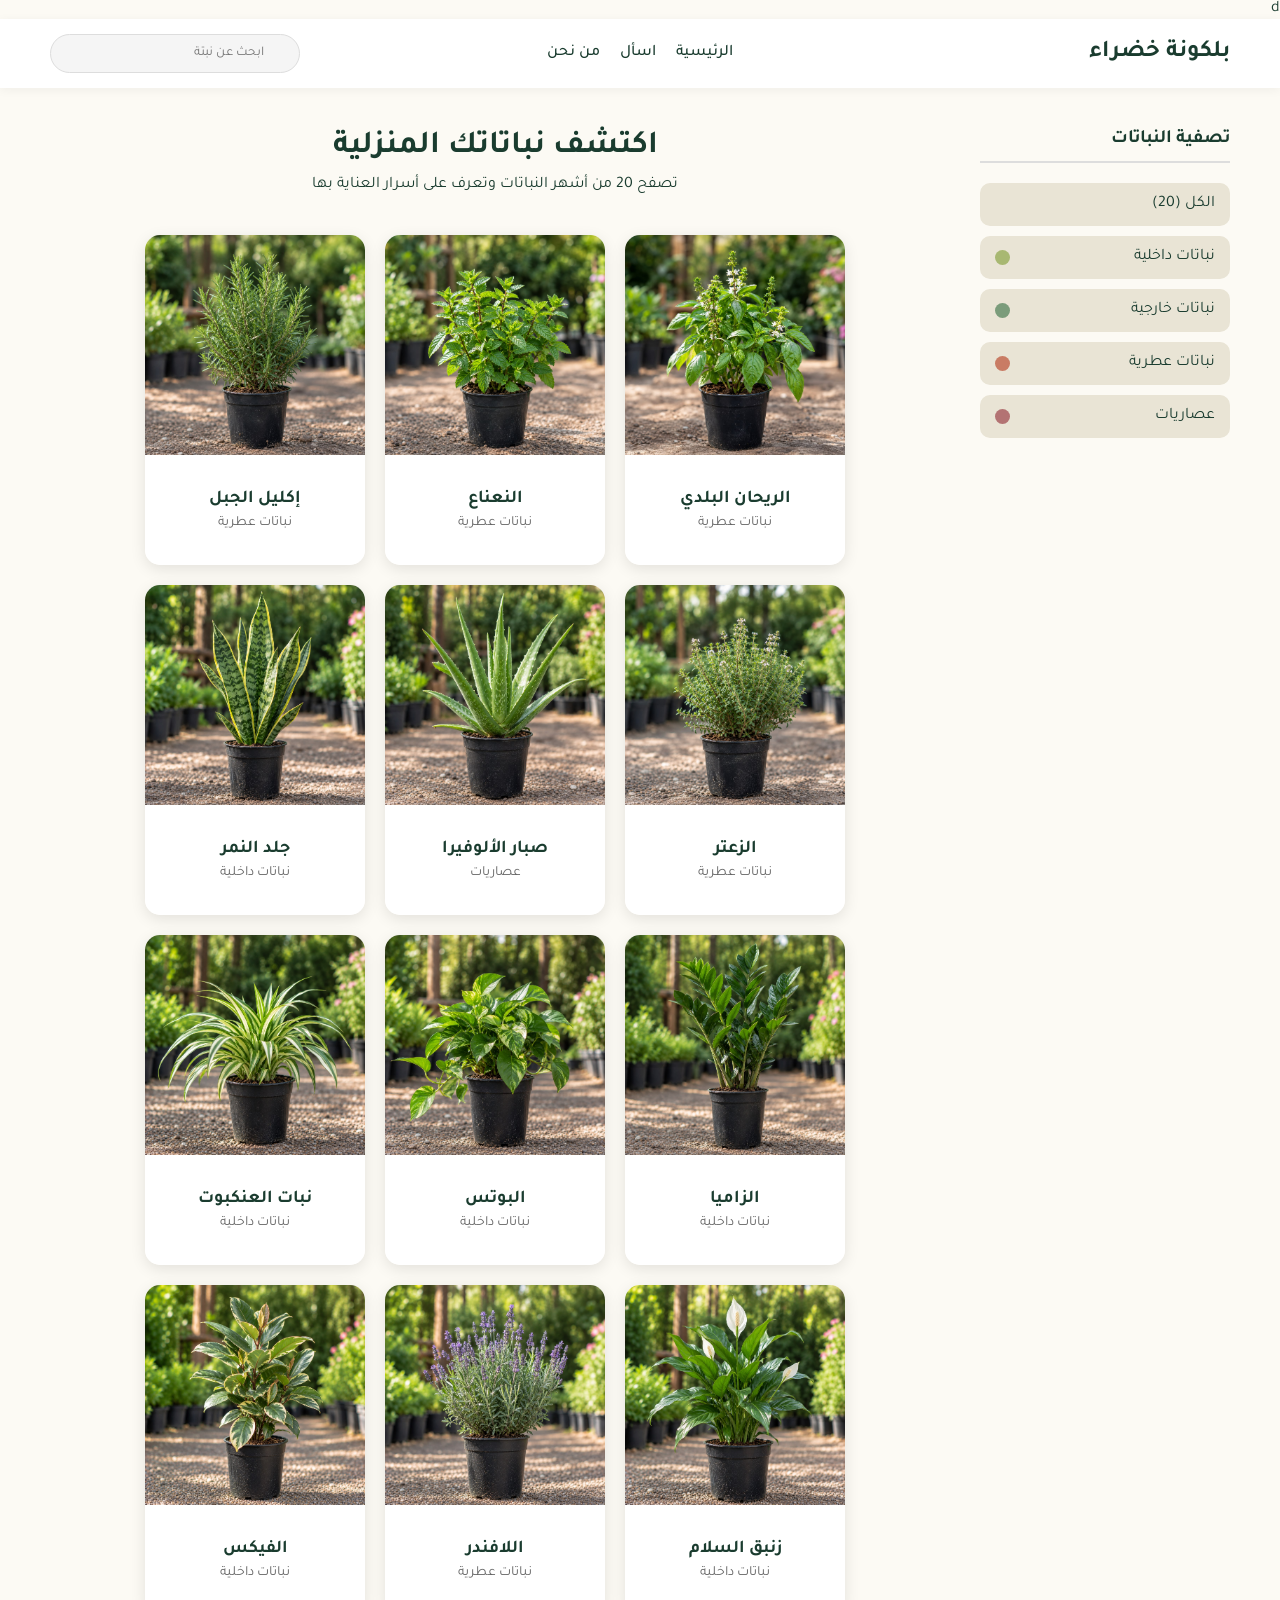
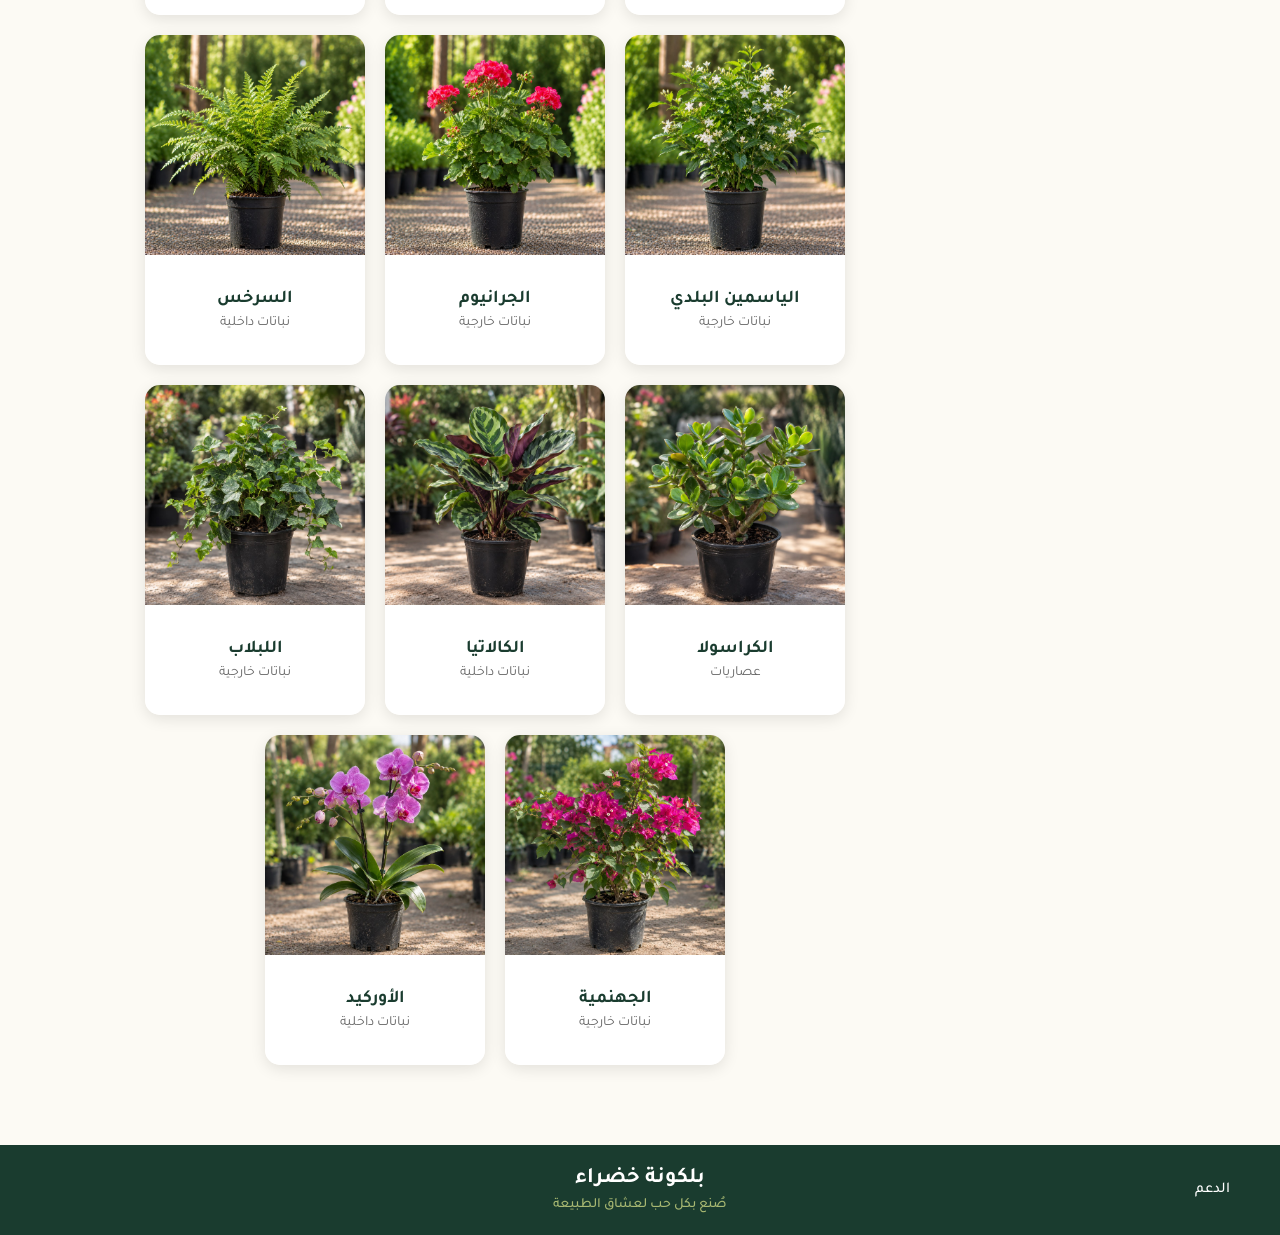
<file: index.html>
d<!DOCTYPE html>
<html lang="ar" dir="rtl">
<head>
    <meta charset="UTF-8">
    <meta name="viewport" content="width=device-width, initial-scale=1.0">
    <title>بلكونة خضراء</title>
    <link rel="stylesheet" href="style.css">
    <link href="https://fonts.googleapis.com/css2?family=Tajawal:wght@400;500;700&display=swap" rel="stylesheet">
</head>
<body>
    <header>
        <div class="logo">
            <h2>بلكونة خضراء </h2>
        </div>
        <div class="search">
            <input type="text" placeholder="ابحث عن نبتة">
        </div>
        <nav>
            <ul>
                <li><a href="index.html">الرئيسية</a></li>
                <li><a href="ask.html">اسأل</a></li>
                <li><a href="about.html">من نحن</a></li>
            </ul>
        </nav>
    </header>

    <main>
        <aside class="filter">
            <h3>تصفية النباتات</h3>
            <ul id="list">
                <li filter="all" class="item">الكل (20)</li>
                <li filter="indoor" class="item">نباتات داخلية <span class="indoor"></span></li>
                <li filter="outdoor" class="item">نباتات خارجية <span class="outdoor"></span></li>
                <li filter="aromatic" class="item">نباتات عطرية <span class="aromatic"></span></li>
                <li filter="succulent" class="item">عصاريات <span class="succulent"></span></li>
            </ul>
        </aside>

        <section class="content">
            <div class="titlesection">
                <h1>اكتشف نباتاتك المنزلية </h1>
                <p>تصفح 20 من أشهر النباتات وتعرف على أسرار العناية بها</p>
            </div>

            <div class="cards" id="plants">

                <div class="card" datacategory="aromatic">
                    <div class="cardinner">
                        <div class="cardfront">
                            <img src="plant/egyption basil.jpeg" class="cardimg" alt="الريحان البلدي">
                            <div class="cardinfo">
                                <h3>الريحان البلدي</h3>
                                <p>نباتات عطرية</p>
                            </div>
                        </div>
                        <div class="cardback">
                            <h3>الريحان البلدي</h3>
                            <p><span>الظروف:</span> جو دافئ وتهوية جيدة</p>
                            <p><span>الإضاءة:</span> شمس مباشرة 4-6 ساعات</p>
                            <p><span>الري:</span> كل 2-3 أيام</p>
                            <p><span>التربة:</span> غنية وجيدة التصريف</p>
                            <p><span>نصيحة:</span> قص الأطراف باستمرار لنمو كثيف</p>
                        </div>
                    </div>
                </div>

                <div class="card" datacategory="aromatic">
                    <div class="cardinner">
                        <div class="cardfront">
                            <img src="plant/Mint.jpeg" class="cardimg" alt="النعناع">
                            <div class="cardinfo">
                                <h3>النعناع</h3>
                                <p>نباتات عطرية</p>
                            </div>
                        </div>
                        <div class="cardback">
                            <h3>النعناع</h3>
                            <p><span>الظروف:</span> دافئة ورطبة نسبياً</p>
                            <p><span>الإضاءة:</span> ضوء قوي ويفضل شمس الصباح</p>
                            <p><span>الري:</span> كل 2-3 أيام</p>
                            <p><span>التربة:</span> غنية وتحتفظ بالرطوبة</p>
                            <p><span>نصيحة:</span> لا تترك التربة تجف تماماً</p>
                        </div>
                    </div>
                </div>

                <div class="card" datacategory="aromatic">
                    <div class="cardinner">
                        <div class="cardfront">
                            <img src="plant/Rosemary.jpeg" class="cardimg" alt="إكليل الجبل">
                            <div class="cardinfo">
                                <h3>إكليل الجبل</h3>
                                <p>نباتات عطرية</p>
                            </div>
                        </div>
                        <div class="cardback">
                            <h3>إكليل الجبل</h3>
                            <p><span>الظروف:</span> دافئة وجافة وتهوية جيدة</p>
                            <p><span>الإضاءة:</span> شمس مباشرة 5-8 ساعات</p>
                            <p><span>الري:</span> كل 5-7 أيام</p>
                            <p><span>التربة:</span> خفيفة ورملية</p>
                            <p><span>نصيحة:</span> تجنب الري الزائد لتفادي العفن</p>
                        </div>
                    </div>
                </div>

                <div class="card" datacategory="aromatic">
                    <div class="cardinner">
                        <div class="cardfront">
                            <img src="plant/Thyme.jpeg" class="cardimg" alt="الزعتر">
                            <div class="cardinfo">
                                <h3>الزعتر</h3>
                                <p>نباتات عطرية</p>
                            </div>
                        </div>
                        <div class="cardback">
                            <h3>الزعتر</h3>
                            <p><span>الظروف:</span> دافئة وجافة نسبياً</p>
                            <p><span>الإضاءة:</span> شمس مباشرة 5-8 ساعات</p>
                            <p><span>الري:</span> كل 5-7 أيام</p>
                            <p><span>التربة:</span> خفيفة ورملية</p>
                            <p><span>نصيحة:</span> اترك التربة تجف بين الري</p>
                        </div>
                    </div>
                </div>

                <div class="card" datacategory="succulent">
                    <div class="cardinner">
                        <div class="cardfront">
                            <img src="plant/Alo vera.jpeg" class="cardimg" alt="صبار الألوفيرا">
                            <div class="cardinfo">
                                <h3>صبار الألوفيرا</h3>
                                <p>عصاريات</p>
                            </div>
                        </div>
                        <div class="cardback">
                            <h3>صبار الألوفيرا</h3>
                            <p><span>الظروف:</span> دافئة وجافة</p>
                            <p><span>الإضاءة:</span> ضوء قوي وشمس مباشرة</p>
                            <p><span>الري:</span> كل 10-20 يوماً</p>
                            <p><span>التربة:</span> مخصصة للصبارات</p>
                            <p><span>نصيحة:</span> اسقه فقط بعد جفاف التربة تماماً</p>
                        </div>
                    </div>
                </div>

                <div class="card" datacategory="indoor">
                    <div class="cardinner">
                        <div class="cardfront">
                            <img src="plant/Snake plant.jpeg" class="cardimg" alt="جلد النمر">
                            <div class="cardinfo">
                                <h3>جلد النمر</h3>
                                <p>نباتات داخلية</p>
                            </div>
                        </div>
                        <div class="cardback">
                            <h3>جلد النمر</h3>
                            <p><span>الظروف:</span> يتحمل معظم ظروف المنزل</p>
                            <p><span>الإضاءة:</span> منخفضة إلى ضوء قوي غير مباشر</p>
                            <p><span>الري:</span> كل 2-4 أسابيع</p>
                            <p><span>التربة:</span> خفيفة وجيدة التصريف</p>
                            <p><span>نصيحة:</span> السبب الأول لموته هو الري الزائد</p>
                        </div>
                    </div>
                </div>

                <div class="card" datacategory="indoor">
                    <div class="cardinner">
                        <div class="cardfront">
                            <img src="plant/zz planet.jpeg" class="cardimg" alt="الزاميا">
                            <div class="cardinfo">
                                <h3>الزاميا</h3>
                                <p>نباتات داخلية</p>
                            </div>
                        </div>
                        <div class="cardback">
                            <h3>الزاميا</h3>
                            <p><span>الظروف:</span> دافئة وتتحمل الجفاف</p>
                            <p><span>الإضاءة:</span> منخفضة إلى قوية غير مباشرة</p>
                            <p><span>الري:</span> كل 2-4 أسابيع</p>
                            <p><span>التربة:</span> جيدة التصريف</p>
                            <p><span>نصيحة:</span> مناسبة للمبتدئين بدون عناية مكثفة</p>
                        </div>
                    </div>
                </div>

                <div class="card" datacategory="indoor">
                    <div class="cardinner">
                        <div class="cardfront">
                            <img src="plant/Pothes.jpeg" class="cardimg" alt="البوتس">
                            <div class="cardinfo">
                                <h3>البوتس</h3>
                                <p>نباتات داخلية</p>
                            </div>
                        </div>
                        <div class="cardback">
                            <h3>البوتس</h3>
                            <p><span>الظروف:</span> دافئة ورطوبة متوسطة</p>
                            <p><span>الإضاءة:</span> ضوء قوي غير مباشر</p>
                            <p><span>الري:</span> كل 7-14 يوماً</p>
                            <p><span>التربة:</span> خفيفة وجيدة التصريف</p>
                            <p><span>نصيحة:</span> اترك سطح التربة يجف قبل الري</p>
                        </div>
                    </div>
                </div>

                <div class="card" datacategory="indoor">
                    <div class="cardinner">
                        <div class="cardfront">
                            <img src="plant/Spider plant.jpeg" class="cardimg" alt="نبات العنكبوت">
                            <div class="cardinfo">
                                <h3>نبات العنكبوت</h3>
                                <p>نباتات داخلية</p>
                            </div>
                        </div>
                        <div class="cardback">
                            <h3>العنكبوت</h3>
                            <p><span>الظروف:</span> دافئة ورطوبة متوسطة</p>
                            <p><span>الإضاءة:</span> ضوء قوي غير مباشر</p>
                            <p><span>الري:</span> كل 7-14 يوماً</p>
                            <p><span>التربة:</span> جيدة التصريف</p>
                            <p><span>نصيحة:</span> مناسب جداً للأصص المعلقة</p>
                        </div>
                    </div>
                </div>

                <div class="card" datacategory="indoor">
                    <div class="cardinner">
                        <div class="cardfront">
                            <img src="plant/Peace lily.jpeg" class="cardimg" alt="زنبق السلام">
                            <div class="cardinfo">
                                <h3>زنبق السلام</h3>
                                <p>نباتات داخلية</p>
                            </div>
                        </div>
                        <div class="cardback">
                            <h3>زنبق السلام</h3>
                            <p><span>الظروف:</span> دافئة ورطبة نسبياً</p>
                            <p><span>الإضاءة:</span> ضوء غير مباشر</p>
                            <p><span>الري:</span> كل 5-10 أيام</p>
                            <p><span>التربة:</span> غنية وخفيفة</p>
                            <p><span>نصيحة:</span> يحب الرطوبة ولا يحب تجمع المياه</p>
                        </div>
                    </div>
                </div>

                <div class="card" datacategory="aromatic">
                    <div class="cardinner">
                        <div class="cardfront">
                            <img src="plant/Lavander.jpeg" class="cardimg" alt="اللافندر">
                            <div class="cardinfo">
                                <h3>اللافندر</h3>
                                <p>نباتات عطرية</p>
                            </div>
                        </div>
                        <div class="cardback">
                            <h3>اللافندر</h3>
                            <p><span>الظروف:</span> جافة ودافئة وتهوية جيدة</p>
                            <p><span>الإضاءة:</span> شمس مباشرة 6 ساعات</p>
                            <p><span>الري:</span> كل 5-7 أيام</p>
                            <p><span>التربة:</span> رملية جيدة التصريف</p>
                            <p><span>نصيحة:</span> لا يحب التربة المبللة باستمرار</p>
                        </div>
                    </div>
                </div>

                <div class="card" datacategory="indoor">
                    <div class="cardinner">
                        <div class="cardfront">
                            <img src="plant/Ficus.jpeg" class="cardimg" alt="الفيكس">
                            <div class="cardinfo">
                                <h3>الفيكس</h3>
                                <p>نباتات داخلية</p>
                            </div>
                        </div>
                        <div class="cardback">
                            <h3>الفيكس</h3>
                            <p><span>الظروف:</span> دافئة ومستقرة</p>
                            <p><span>الإضاءة:</span> ضوء قوي غير مباشر</p>
                            <p><span>الري:</span> كل 7-10 أيام</p>
                            <p><span>التربة:</span> غنية وجيدة التصريف</p>
                            <p><span>نصيحة:</span> لا تغير مكانه كثيراً</p>
                        </div>
                    </div>
                </div>

                <div class="card" datacategory="outdoor">
                    <div class="cardinner">
                        <div class="cardfront">
                            <img src="plant/Arabian jasmin.jpeg" class="cardimg" alt="الياسمين البلدي">
                            <div class="cardinfo">
                                <h3>الياسمين البلدي</h3>
                                <p>نباتات خارجية</p>
                            </div>
                        </div>
                        <div class="cardback">
                            <h3>الياسمين البلدي</h3>
                            <p><span>الظروف:</span> دافئة ومشمسة</p>
                            <p><span>الإضاءة:</span> شمس مباشرة 4-6 ساعات</p>
                            <p><span>الري:</span> كل 3-5 أيام</p>
                            <p><span>التربة:</span> غنية وجيدة التصريف</p>
                            <p><span>نصيحة:</span> التقليم يساعد على زيادة التزهير</p>
                        </div>
                    </div>
                </div>

                <div class="card" datacategory="outdoor">
                    <div class="cardinner">
                        <div class="cardfront">
                            <img src="plant/Geranium.jpeg" class="cardimg" alt="الجرانيوم">
                            <div class="cardinfo">
                                <h3>الجرانيوم</h3>
                                <p>نباتات خارجية</p>
                            </div>
                        </div>
                        <div class="cardback">
                            <h3>الجرانيوم</h3>
                            <p><span>الظروف:</span> دافئة ومشمسة</p>
                            <p><span>الإضاءة:</span> شمس مباشرة 4-6 ساعات</p>
                            <p><span>الري:</span> كل 3-5 أيام</p>
                            <p><span>التربة:</span> خفيفة وجيدة التصريف</p>
                            <p><span>نصيحة:</span> أزل الزهور الذابلة لنمو جديد</p>
                        </div>
                    </div>
                </div>

                <div class="card" datacategory="indoor">
                    <div class="cardinner">
                        <div class="cardfront">
                            <img src="plant/Fern.jpeg" class="cardimg" alt="السرخس">
                            <div class="cardinfo">
                                <h3>السرخس</h3>
                                <p>نباتات داخلية</p>
                            </div>
                        </div>
                        <div class="cardback">
                            <h3>السرخس</h3>
                            <p><span>الظروف:</span> رطوبة عالية وحرارة معتدلة</p>
                            <p><span>الإضاءة:</span> ضوء قوي غير مباشر</p>
                            <p><span>الري:</span> كل 3-5 أيام</p>
                            <p><span>التربة:</span> تحتفظ بالرطوبة</p>
                            <p><span>نصيحة:</span> لا تترك التربة تجف تماماً</p>
                        </div>
                    </div>
                </div>

                <div class="card" datacategory="succulent">
                    <div class="cardinner">
                        <div class="cardfront">
                            <img src="plant/Jade plant.jpeg" class="cardimg" alt="الكراسولا">
                            <div class="cardinfo">
                                <h3>الكراسولا</h3>
                                <p>عصاريات</p>
                            </div>
                        </div>
                        <div class="cardback">
                            <h3>الكراسولا</h3>
                            <p><span>الظروف:</span> دافئة وجافة</p>
                            <p><span>الإضاءة:</span> ضوء قوي وشمس صباحية</p>
                            <p><span>الري:</span> كل 10-20 يوماً</p>
                            <p><span>التربة:</span> رملية جيدة التصريف</p>
                            <p><span>نصيحة:</span> تجنب كثرة الري لأنها تخزن المياه</p>
                        </div>
                    </div>
                </div>

                <div class="card" datacategory="indoor">
                    <div class="cardinner">
                        <div class="cardfront">
                            <img src="plant/Clacthea.jpeg" class="cardimg" alt="الكالاتيا">
                            <div class="cardinfo">
                                <h3>الكالاتيا</h3>
                                <p>نباتات داخلية</p>
                            </div>
                        </div>
                        <div class="cardback">
                            <h3>الكالاتيا</h3>
                            <p><span>الظروف:</span> دافئة ورطبة</p>
                            <p><span>الإضاءة:</span> ضوء قوي غير مباشر</p>
                            <p><span>الري:</span> كل 5-7 أيام</p>
                            <p><span>التربة:</span> خفيفة تحتفظ بالرطوبة</p>
                            <p><span>نصيحة:</span> ابعدها عن الشمس المباشرة والهواء الجاف</p>
                        </div>
                    </div>
                </div>

                <div class="card" datacategory="outdoor">
                    <div class="cardinner">
                        <div class="cardfront">
                            <img src="plant/Lvy.jpeg" class="cardimg" alt="اللبلاب">
                            <div class="cardinfo">
                                <h3>اللبلاب</h3>
                                <p>نباتات خارجية</p>
                            </div>
                        </div>
                        <div class="cardback">
                            <h3>اللبلاب</h3>
                            <p><span>الظروف:</span> معتدلة إلى دافئة</p>
                            <p><span>الإضاءة:</span> ضوء قوي غير مباشر</p>
                            <p><span>الري:</span> كل 7-10 أيام</p>
                            <p><span>التربة:</span> خفيفة وجيدة التصريف</p>
                            <p><span>نصيحة:</span> قص الأطراف للحفاظ على الكثافة</p>
                        </div>
                    </div>
                </div>

                <div class="card" datacategory="outdoor">
                    <div class="cardinner">
                        <div class="cardfront">
                            <img src="plant/Bougainvillea.jpeg" class="cardimg" alt="الجهنمية">
                            <div class="cardinfo">
                                <h3>الجهنمية</h3>
                                <p>نباتات خارجية</p>
                            </div>
                        </div>
                        <div class="cardback">
                            <h3>الجهنمية</h3>
                            <p><span>الظروف:</span> دافئة وجافة ومشمسة</p>
                            <p><span>الإضاءة:</span> شمس مباشرة 6-8 ساعات</p>
                            <p><span>الري:</span> كل 3-5 أيام</p>
                            <p><span>التربة:</span> رملية وخفيفة</p>
                            <p><span>نصيحة:</span> الشمس القوية مهمة للحصول على أزهار</p>
                        </div>
                    </div>
                </div>

                <div class="card" datacategory="indoor">
                    <div class="cardinner">
                        <div class="cardfront">
                            <img src="plant/Orchid.jpeg" class="cardimg" alt="الأوركيد">
                            <div class="cardinfo">
                                <h3>الأوركيد</h3>
                                <p>نباتات داخلية</p>
                            </div>
                        </div>
                        <div class="cardback">
                            <h3>الأوركيد</h3>
                            <p><span>الظروف:</span> دافئة ورطبة وجيدة التهوية</p>
                            <p><span>الإضاءة:</span> ضوء قوي غير مباشر</p>
                            <p><span>الري:</span> كل 7 أيام</p>
                            <p><span>التربة:</span> خليط مخصص مثل لحاء الأشجار</p>
                            <p><span>نصيحة:</span> لا تترك الجذور في المياه</p>
                        </div>
                    </div>
                </div>

            </div>
        </section>
    </main>

    <footer>
        <div class="footercontent">
            <div class="footerlinks">
                <a href="">الدعم</a>
            </div>
            <div class="footerlogo">
                <h2>بلكونة خضراء</h2>
                <p>صُنع بكل حب لعشاق الطبيعة</p>
            </div>
        </div>
    </footer>

    <script src="script.js"></script>
</body>
</html>
</file>
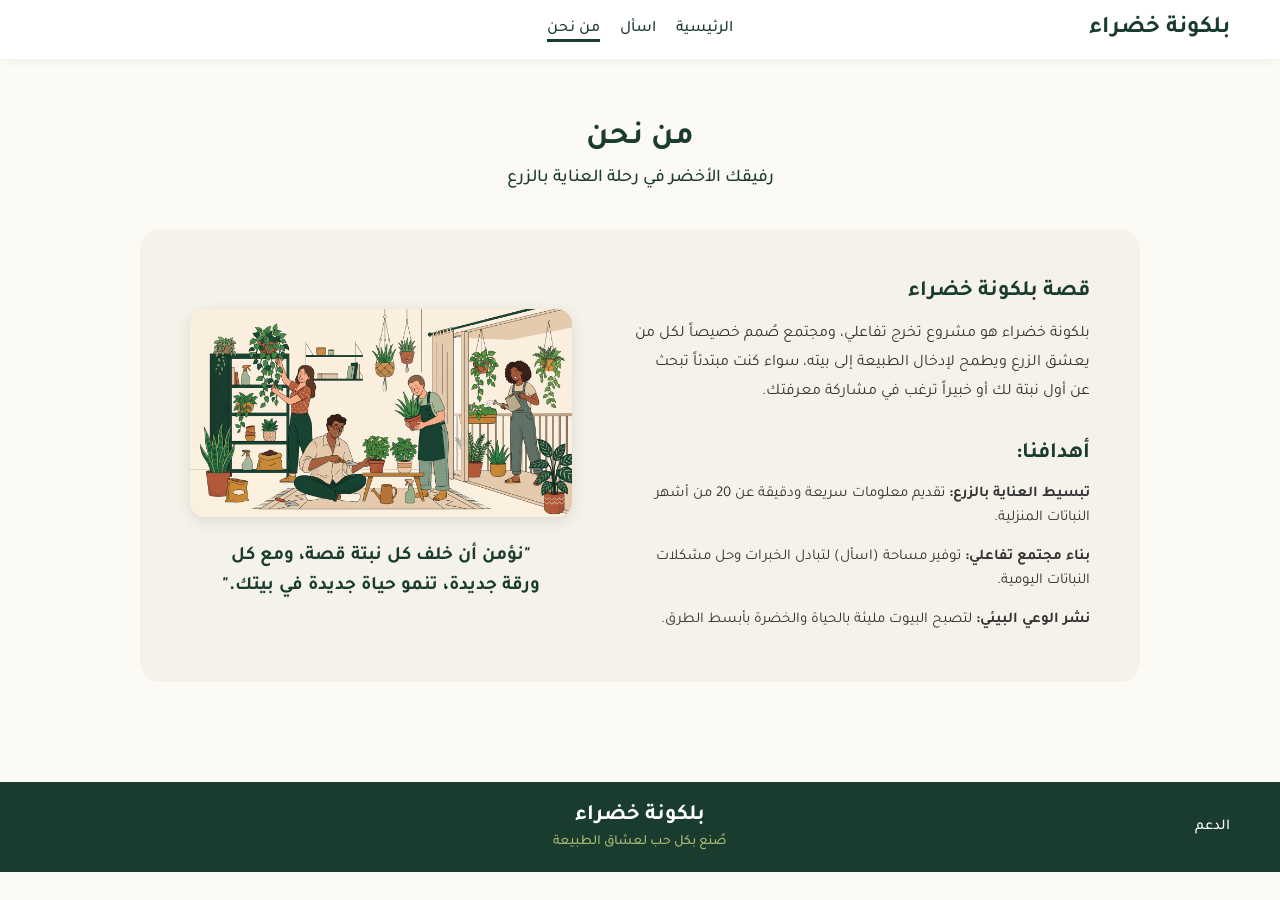
<file: about.html>
<!DOCTYPE html>
<html lang="ar" dir="rtl">
<head>
    <meta charset="UTF-8">
    <meta name="viewport" content="width=device-width, initial-scale=1.0">
    <title>من نحن بلكونة خضراء</title>
    <link rel="stylesheet" href="style.css">
    <link href="https://fonts.googleapis.com/css2?family=Tajawal:wght@400;500;700&display=swap" rel="stylesheet">
</head>
<body>

    <header>
        <div class="logo">
            <h2>بلكونة خضراء </h2>
        </div>
        <nav>
            <ul>
                <li><a href="index.html">الرئيسية</a></li>
                <li><a href="ask.html">اسأل</a></li>
                <li><a href="about.html" class="active">من نحن</a></li>
            </ul>
        </nav>
    </header>

    <main>
        <section class="content aboutcontent" style="flex: 1; margin: 0 auto; max-width: 1000px;">
            <div class="titlesection">
                <h1>من نحن</h1>
                <p style="font-size: 18px; font-weight: 500; margin-top: 10px;">رفيقك الأخضر في رحلة العناية بالزرع</p>
            </div>

            <div class="aboutlayout">
                <div class="abouttext">
                    <h3>قصة بلكونة خضراء </h3>
                    <p>بلكونة خضراء هو مشروع تخرج تفاعلي، ومجتمع صُمم خصيصاً لكل من يعشق الزرع ويطمح لإدخال الطبيعة إلى بيته، سواء كنت مبتدئاً تبحث عن أول نبتة لك أو خبيراً ترغب في مشاركة معرفتك.</p>

                    <h3>أهدافنا:</h3>
                    <ul class="goalslist">
                        <li>
                            <div><strong>تبسيط العناية بالزرع:</strong> تقديم معلومات سريعة ودقيقة عن 20 من أشهر النباتات المنزلية.</div>
                        </li>
                        <li>
                            <div><strong>بناء مجتمع تفاعلي:</strong> توفير مساحة (اسأل) لتبادل الخبرات وحل مشكلات النباتات اليومية.</div>
                        </li>
                        <li>
                            <div><strong>نشر الوعي البيئي:</strong> لتصبح البيوت مليئة بالحياة والخضرة بأبسط الطرق.</div>
                        </li>
                    </ul>
                </div>

                <div class="aboutvisual">
                    <img src="team.jpeg" alt="فريق بلكونة خضراء" style="border-radius: 15px; width: 100%; box-shadow: 0 4px 15px rgba(0,0,0,0.1); object-fit: cover;">
                    <p class="aboutquote">"نؤمن أن خلف كل نبتة قصة، ومع كل ورقة جديدة، تنمو حياة جديدة في بيتك."</p>
                </div>
            </div>
        </section>
    </main>

    <footer>
        <div class="footercontent">
            <div class="footerlinks">
                <a href="">الدعم</a>
            </div>
            <div class="footerlogo">
                <h2>بلكونة خضراء</h2>
                <p>صُنع بكل حب لعشاق الطبيعة</p>
            </div>
        </div>
    </footer>

    <script src="script.js"></script>
</body>
</html>
</file>
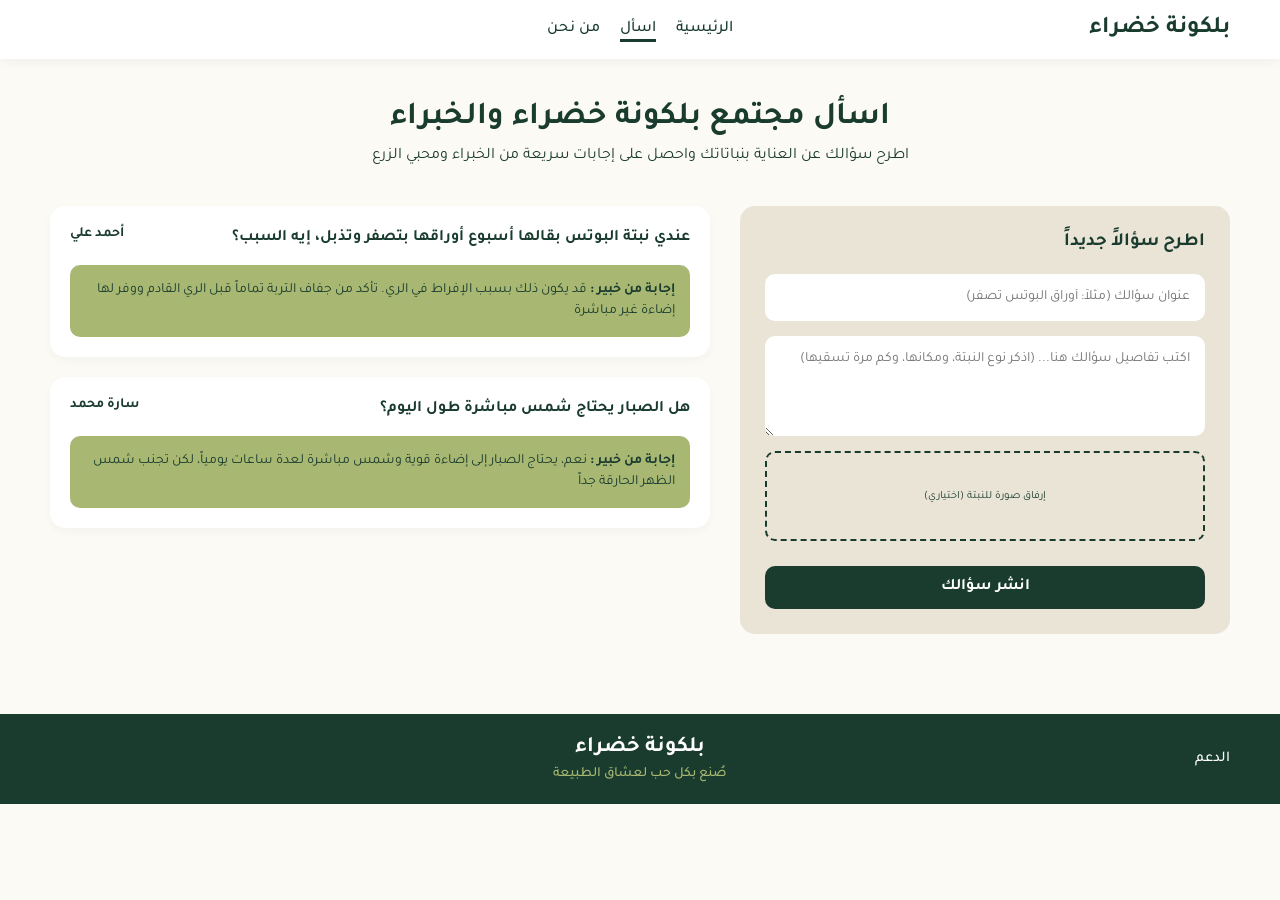
<file: ask.html>
<!DOCTYPE html>
<html lang="ar" dir="rtl">
<head>
    <meta charset="UTF-8">
    <meta name="viewport" content="width=device-width, initial-scale=1.0">
    <title>اسأل بلكونة خضراء</title>
    <link rel="stylesheet" href="style.css">
    <link href="https://fonts.googleapis.com/css2?family=Tajawal:wght@400;500;700&display=swap" rel="stylesheet">
</head>
<body>

    <header>
        <div class="logo">
            <h2>بلكونة خضراء </h2>
        </div>
        <nav>
            <ul>
                <li><a href="index.html">الرئيسية</a></li>
                <li><a href="ask.html" class="active">اسأل</a></li>
                <li><a href="about.html">من نحن</a></li>
            </ul>
        </nav>
    </header>

    <main>
        <section class="content">
            <div class="titlesection">
                <h1>اسأل مجتمع بلكونة خضراء والخبراء</h1>
                <p>اطرح سؤالك عن العناية بنباتاتك واحصل على إجابات سريعة من الخبراء ومحبي الزرع</p>
            </div>

            <div class="askcontainer">
                <div class="ask">
                    <h3> اطرح سؤالاً جديداً</h3>
                    <input type="text" id="titleinput" placeholder="عنوان سؤالك (مثلاً: أوراق البوتس تصفر)" class="askinput">
                    <textarea id="detailsinput" placeholder="اكتب تفاصيل سؤالك هنا... (اذكر نوع النبتة، ومكانها، وكم مرة تسقيها)" class="asktextarea"></textarea>

                    <div class="form">
                        <div class="uploadbox" id="boxbtn" style="width: 100%;">
                            <span>إرفاق صورة للنبتة (اختياري)</span>
                        </div>
                        <input type="file" id="fileinput" style="display: none;" accept="image/*"> 
                    </div>
                    <button class="submitbtn" id="submitquestionbtn">انشر سؤالك</button>
                </div>

                <div class="questionslist" id="questionscontainer">

                    <div class="questioncard">
                        <div class="questionheader">
                            <h4 class="qtitle">عندي نبتة البوتس بقالها أسبوع أوراقها بتصفر وتذبل، إيه السبب؟</h4>
                            <div class="userinfo">
                                <strong>أحمد علي</strong>
                            </div>
                        </div>
                        <div class="expertanswer">
                            <strong>إجابة من خبير :</strong> قد يكون ذلك بسبب الإفراط في الري. تأكد من جفاف التربة تماماً قبل الري القادم ووفر لها إضاءة غير مباشرة
                        </div>
                    </div>

                    <div class="questioncard">
                        <div class="questionheader">
                            <h4 class="qtitle">هل الصبار يحتاج شمس مباشرة طول اليوم؟</h4>
                            <div class="userinfo">
                                <strong>سارة محمد</strong>
                            </div>
                        </div>
                        <div class="expertanswer">
                            <strong>إجابة من خبير :</strong> نعم، يحتاج الصبار إلى إضاءة قوية وشمس مباشرة لعدة ساعات يومياً، لكن تجنب شمس الظهر الحارقة جداً
                        </div>
                    </div>
                </div>
            </div>
        </section>
    </main>

    <footer>
        <div class="footercontent">
            <div class="footerlinks">
                <a href="">الدعم</a>
            </div>
            <div class="footerlogo">
                <h2>بلكونة خضراء</h2>
                <p>صُنع بكل حب لعشاق الطبيعة</p>
            </div>
        </div>
    </footer>

    <script src="script.js"></script>
</body>
</html>
</file>
<file: style.css>
* {
    margin: 0;
    padding: 0;
    box-sizing: border-box;
    font-family: 'Tajawal', sans-serif;
}

body {
    background-color: #fcfaf4;
    color: #1a3c2f;
}

header {
    position: relative;
    display: flex;
    justify-content: space-between;
    align-items: center;
    padding: 15px 50px;
    background-color: #fff;
    box-shadow: 0 2px 10px rgba(0,0,0,0.05);
}

.logo h2 {
    color: #1a3c2f;
    font-weight: 700;
}

nav {
    position: absolute;
    left: 50%;
    transform: translateX(-50%);
}

nav ul {
    display: flex;
    list-style: none;
    gap: 20px;
}

nav ul li a {
    text-decoration: none;
    color: #1a3c2f;
    font-weight: 500;
    position: relative;
    padding-bottom: 5px;
    transition: 0.3s;
}

nav ul li a::after {
    content: '';
    position: absolute;
    bottom: 0;
    right: 0;
    width: 0;
    height: 3px;
    background-color: #1a3c2f;
    transition: width 0.3s ease;
}

nav ul li a:hover::after,
nav ul li a.active::after {
    width: 100%;
}

main {
    display: flex;
    padding: 40px 50px;
    gap: 40px;
}

.content {
    flex: 1;
}

.titlesection {
    text-align: center;
    margin-bottom: 40px;
}

.titlesection h1 {
    font-size: 32px;
    margin-bottom: 10px;
}

footer {
    background-color: #1a3c2f;
    color: #fff;
    padding: 20px 50px;
    margin-top: 40px;
    position: relative;
}

.footercontent {
    display: flex;
    align-items: center;
    position: relative;
    min-height: 50px;
}

.footerlinks a {
    color: #fff;
    text-decoration: none;
    font-size: 15px;
    font-weight: 500;
    transition: 0.3s;
}

.footerlinks a:hover {
    color: #a8b872;
}

.footerlogo {
    position: absolute;
    right: 50%;
    transform: translateX(50%);
    text-align: center;
}

.footerlogo h2 {
    margin-bottom: 5px;
    font-size: 22px;
    color: #fff;
}

.footerlogo p {
    font-size: 14px;
    color: #a8b872;
    font-weight: 500;
}

/* الرئيسية */

.search {
    position: relative;
}

.search input {
    padding: 10px 35px 10px 15px;
    border-radius: 20px;
    border: 1px solid #ddd;
    background-color: #f5f5f5;
    outline: none;
    width: 250px;
}

.filter {
    width: 250px;
}

.filter h3 {
    margin-bottom: 20px;
    border-bottom: 2px solid #ddd;
    padding-bottom: 10px;
}

.filter ul {
    list-style: none;
}

.item {
    padding: 12px 15px;
    margin-bottom: 10px;
    background-color: #e9e4d5;
    border-radius: 10px;
    cursor: pointer;
    display: flex;
    justify-content: space-between;
    align-items: center;
    transition: background 0.3s;
}

.item:hover {
    background-color: #1a3c2f;
    color: #fff;
}

.indoor, .outdoor, .aromatic, .succulent {
    width: 15px;
    height: 15px;
    border-radius: 50%;
}

.indoor { background-color: #a8b872; }
.outdoor { background-color: #7b9c7b; }
.aromatic { background-color: #c97c64; }
.succulent { background-color: #b37373; }

.cards {
    display: flex;
    flex-wrap: wrap;
    gap: 20px;
    justify-content: center;
}

.card {
    background-color: transparent;
    width: 220px;
    height: 330px;
    perspective: 1000px;
}

.cardinner {
    position: relative;
    width: 100%;
    height: 100%;
    text-align: center;
    transition: transform 0.6s;
    transform-style: preserve-3d;
    box-shadow: 0 4px 15px rgba(0,0,0,0.1);
    border-radius: 15px;
}

.card:hover .cardinner {
    transform: rotateY(180deg);
}

.cardfront, .cardback {
    position: absolute;
    width: 100%;
    height: 100%;
    backface-visibility: hidden;
    border-radius: 15px;
    overflow: hidden;
}

.cardfront {
    background-color: #fff;
    display: flex;
    flex-direction: column;
}

.cardimg {
    width: 100%;
    height: 220px;
    min-height: 220px;
    background-color: #e3e3e3;
    object-fit: cover;
    display: block;
}

.cardinfo {
    padding: 15px;
    display: flex;
    flex-direction: column;
    justify-content: center;
    height: 110px;
}

.cardinfo h3 {
    font-size: 18px;
    color: #1a3c2f;
    margin-bottom: 5px;
}

.cardinfo p {
    font-size: 14px;
    color: #666;
}

.cardback {
    background-color: #1a3c2f;
    color: white;
    transform: rotateY(180deg);
    padding: 20px 15px;
    text-align: right;
    display: flex;
    flex-direction: column;
    justify-content: center;
    gap: 8px;
}

.cardback h3 {
    text-align: center;
    margin-bottom: 5px;
    border-bottom: 1px solid #4a6c5f;
    padding-bottom: 5px;
}

.cardback p {
    font-size: 11px;
    line-height: 1.4;
}

.cardback span {
    color: #a8b872;
    font-weight: bold;
}

/* اسأل */

.askcontainer {
    display: flex;
    gap: 30px;
    align-items: flex-start;
}

.ask {
    flex: 1;
    background-color: #e9e4d5;
    padding: 25px;
    border-radius: 15px;
    display: flex;
    flex-direction: column;
    gap: 15px;
}

.ask h3 {
    color: #1a3c2f;
    margin-bottom: 5px;
}

.askinput, .asktextarea {
    width: 100%;
    padding: 15px;
    border: none;
    border-radius: 10px;
    font-family: 'Tajawal', sans-serif;
    outline: none;
    font-size: 14px;
}

.asktextarea {
    resize: vertical;
    min-height: 100px;
}

.form {
    display: flex;
    justify-content: space-between;
    align-items: center;
    gap: 20px;
}

.uploadbox {
    width: 140px;
    height: 90px;
    border: 2px dashed #1a3c2f;
    border-radius: 10px;
    display: flex;
    flex-direction: column;
    justify-content: center;
    align-items: center;
    text-align: center;
    font-size: 11px;
    color: #1a3c2f;
    cursor: pointer;
    background-color: transparent;
    transition: 0.3s;
}

.uploadbox:hover {
    background-color: rgba(26, 60, 47, 0.05);
}

.uploadbox.filled {
    background-color: rgba(26, 60, 47, 0.1);
}

.submitbtn {
    background-color: #1a3c2f;
    color: #fff;
    border: none;
    padding: 12px;
    border-radius: 10px;
    font-weight: bold;
    font-size: 16px;
    cursor: pointer;
    width: 100%;
    transition: 0.3s;
    margin-top: 10px;
}

.submitbtn:hover {
    background-color: #122b22;
}

.questionslist {
    flex: 1.5;
    display: flex;
    flex-direction: column;
    gap: 20px;
}

.questioncard {
    background: #fff;
    padding: 20px;
    border-radius: 15px;
    box-shadow: 0 4px 10px rgba(0,0,0,0.03);
}

.questionheader {
    display: flex;
    justify-content: space-between;
    align-items: flex-start;
    margin-bottom: 15px;
}

.qtitle {
    color: #1a3c2f;
    font-size: 16px;
    line-height: 1.5;
    flex: 1;
}

.userinfo {
    display: flex;
    align-items: center;
    gap: 10px;
    margin-right: 20px;
}

.userinfo strong {
    font-size: 14px;
    color: #1a3c2f;
}

.expertanswer {
    background-color: #a8b872;
    color: #1a3c2f;
    padding: 15px;
    border-radius: 10px;
    font-size: 14px;
    line-height: 1.5;
}

/* من نحن */

.aboutcontent {
    background-color: transparent;
    padding: 20px 0;
}

.aboutlayout {
    display: flex;
    gap: 60px;
    align-items: center;
    background-color: #f5f2ea;
    padding: 50px;
    border-radius: 20px;
    margin-top: 20px;
}

.abouttext {
    flex: 1.2;
}

.abouttext h3 {
    color: #1a3c2f;
    font-size: 22px;
    margin-bottom: 15px;
    font-weight: 700;
}

.abouttext p {
    line-height: 1.8;
    color: #333;
    margin-bottom: 35px;
    font-size: 16px;
}

.goalslist {
    list-style: none;
    display: flex;
    flex-direction: column;
    gap: 15px;
}

.goalslist li {
    font-size: 15px;
    line-height: 1.6;
    color: #333;
    display: flex;
    align-items: flex-start;
    gap: 12px;
}

.aboutvisual {
    flex: 1;
    text-align: center;
    display: flex;
    flex-direction: column;
    align-items: center;
    gap: 25px;
}

.aboutquote {
    font-weight: 700;
    color: #1a3c2f;
    font-size: 19px;
    line-height: 1.6;
    padding: 0 20px;
}

/* الشاشات الصغيرة */

@media (max-width: 768px) {
    header {
        flex-direction: column;
        gap: 15px;
        padding: 15px 20px;
    }

    nav {
        position: static;
        transform: none;
    }

    .search input {
        width: 100%;
    }

    nav ul {
        flex-wrap: wrap;
        justify-content: center;
        gap: 10px;
    }

    main {
        flex-direction: column;
        padding: 20px;
        gap: 20px;
    }

    .filter {
        width: 100%;
    }

    .filter ul {
        display: flex;
        flex-wrap: wrap;
        gap: 10px;
    }

    .item {
        flex: 1 1 45%;
        margin-bottom: 0;
        justify-content: center;
        gap: 6px;
        padding: 8px 10px;
        font-size: 13px;
    }

    .cards {
        gap: 15px;
    }

    .askcontainer, .aboutlayout {
        flex-direction: column;
    }

    .uploadbox {
        width: 100%;
        height: 120px;
    }

    .footercontent {
        flex-direction: column;
        justify-content: center;
        gap: 15px;
    }

    .footerlogo {
        position: static;
        transform: none;
    }
}
</file>
